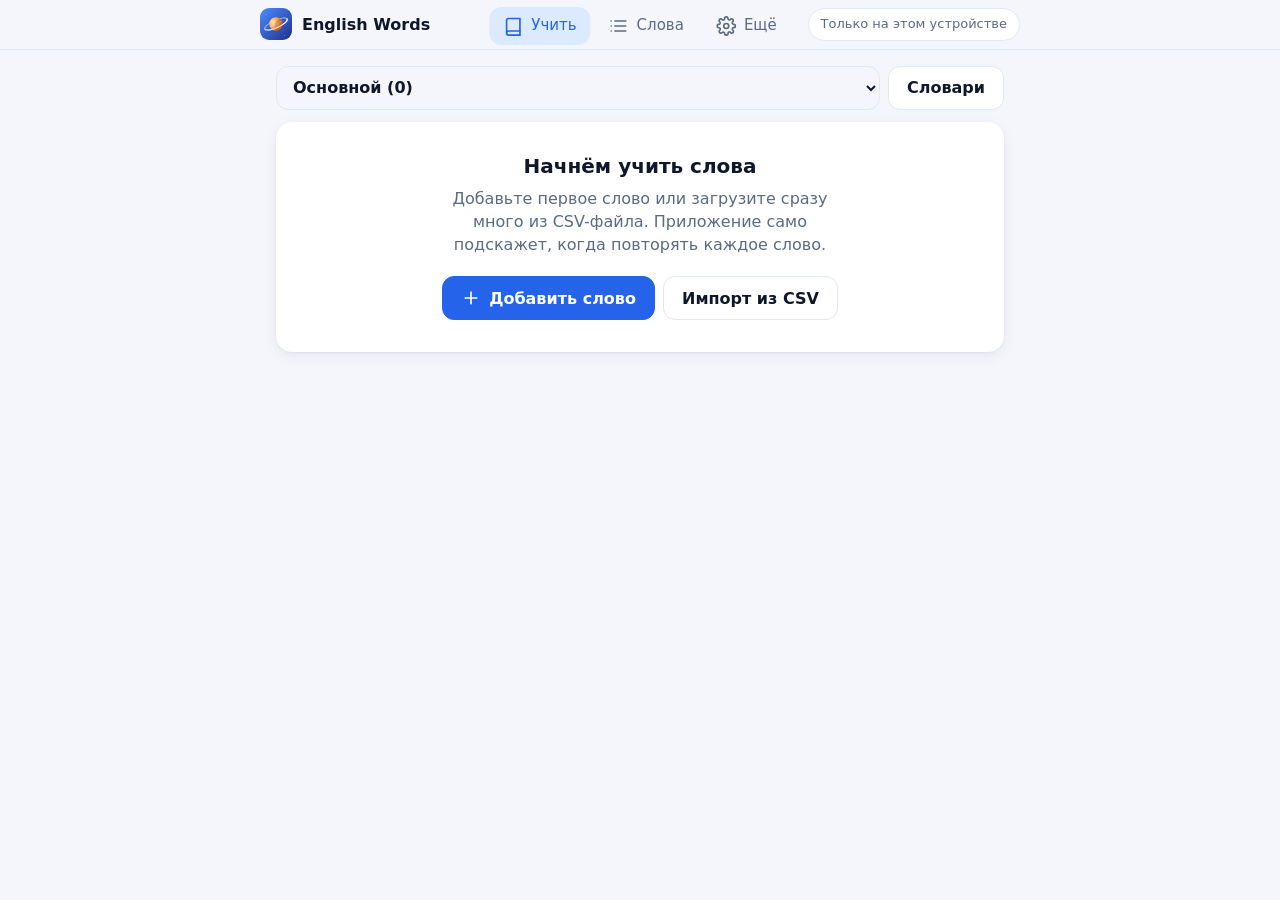
<file: index.html>
<!doctype html>
<html lang="ru">
<head>
<meta charset="utf-8">
<meta name="viewport" content="width=device-width, initial-scale=1, viewport-fit=cover">
<title>English Words</title>
<meta name="description" content="Учим английские слова по интервальному повторению. Работает без интернета, синхронизируется через ваш Google Drive.">
<meta name="theme-color" content="#2563eb">
<meta name="apple-mobile-web-app-capable" content="yes">
<meta name="mobile-web-app-capable" content="yes">
<meta name="apple-mobile-web-app-title" content="English Words">
<link rel="manifest" href="manifest.webmanifest?v=13">
<link rel="icon" href="icons/icon.svg" type="image/svg+xml">
<link rel="apple-touch-icon" href="icons/icon-180.png">
<link rel="stylesheet" href="style.css?v=13">
</head>
<body>
<header class="top">
  <div class="brand"><img class="logo" src="icons/icon.svg" alt="" width="32" height="32"><span class="brand-name">English Words</span></div>
  <button type="button" class="chip" id="chip" data-act="chip" aria-live="polite">Только на этом устройстве</button>
</header>

<nav class="tabs" id="tabs" aria-label="Разделы">
  <button type="button" data-act="tab" data-tab="study" class="on">
    <svg viewBox="0 0 24 24" aria-hidden="true"><path d="M4 5.5A2.5 2.5 0 0 1 6.5 3H20v15H6.5A2.5 2.5 0 0 0 4 20.5z"/><path d="M4 20.5A2.5 2.5 0 0 0 6.5 23H20v-5"/></svg>
    <span>Учить</span>
  </button>
  <button type="button" data-act="tab" data-tab="words">
    <svg viewBox="0 0 24 24" aria-hidden="true"><path d="M8 6h13M8 12h13M8 18h13M3.5 6h.01M3.5 12h.01M3.5 18h.01"/></svg>
    <span>Слова</span>
  </button>
  <button type="button" data-act="tab" data-tab="settings">
    <svg viewBox="0 0 24 24" aria-hidden="true"><circle cx="12" cy="12" r="3"/><path d="M19.4 15a1.7 1.7 0 0 0 .3 1.8l.1.1a2 2 0 1 1-2.8 2.8l-.1-.1a1.7 1.7 0 0 0-1.8-.3 1.7 1.7 0 0 0-1 1.5V21a2 2 0 1 1-4 0v-.1a1.7 1.7 0 0 0-1.1-1.5 1.7 1.7 0 0 0-1.8.3l-.1.1a2 2 0 1 1-2.8-2.8l.1-.1a1.7 1.7 0 0 0 .3-1.8 1.7 1.7 0 0 0-1.5-1H3a2 2 0 1 1 0-4h.1a1.7 1.7 0 0 0 1.5-1.1 1.7 1.7 0 0 0-.3-1.8l-.1-.1a2 2 0 1 1 2.8-2.8l.1.1a1.7 1.7 0 0 0 1.8.3H9a1.7 1.7 0 0 0 1-1.5V3a2 2 0 1 1 4 0v.1a1.7 1.7 0 0 0 1 1.5 1.7 1.7 0 0 0 1.8-.3l.1-.1a2 2 0 1 1 2.8 2.8l-.1.1a1.7 1.7 0 0 0-.3 1.8V9a1.7 1.7 0 0 0 1.5 1H21a2 2 0 1 1 0 4h-.1a1.7 1.7 0 0 0-1.5 1z"/></svg>
    <span>Ещё</span>
  </button>
</nav>

<main id="view" tabindex="-1"></main>

<div id="study-root"></div>
<div id="modal-root"></div>
<div id="viewer-root"></div>
<div id="toast" role="status" aria-live="polite"></div>

<noscript><p style="padding:24px">Для работы приложения нужен JavaScript.</p></noscript>

<script src="core.js?v=13"></script>
<script src="srs.js?v=13"></script>
<script src="csv.js?v=13"></script>
<script src="tts.js?v=13"></script>
<script src="drive.js?v=13"></script>
<script src="app.js?v=13"></script>
</body>
</html>
</file>
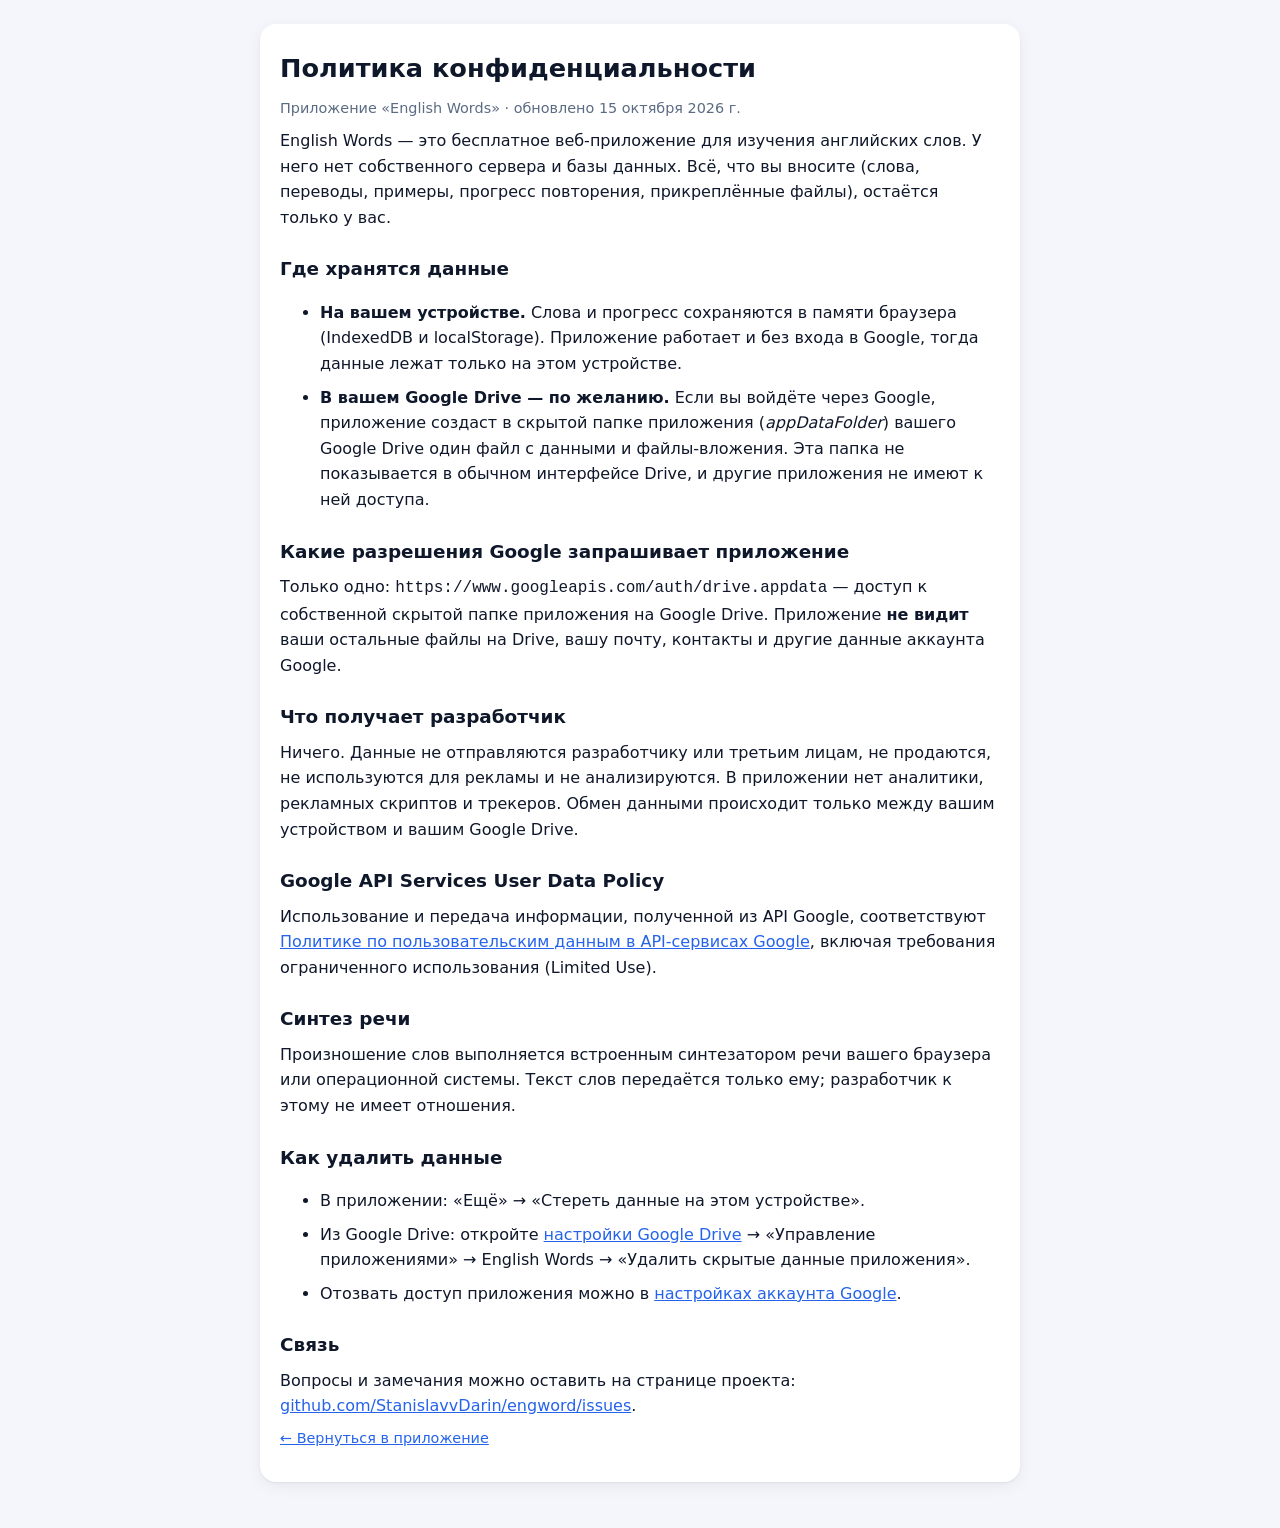
<file: privacy.html>
<!doctype html>
<html lang="ru">
<head>
<meta charset="utf-8">
<meta name="viewport" content="width=device-width, initial-scale=1">
<title>Политика конфиденциальности — English Words</title>
<meta name="robots" content="index,follow">
<style>
  :root { --bg:#f4f6fb; --card:#fff; --text:#0f172a; --muted:#5b6b82; --acc:#2563eb; }
  @media (prefers-color-scheme: dark) { :root { --bg:#0b1220; --card:#131c2e; --text:#e8edf6; --muted:#9aa8bf; --acc:#60a5fa; } }
  body { margin:0; background:var(--bg); color:var(--text); font:16px/1.6 system-ui,-apple-system,"Segoe UI",Roboto,Arial,sans-serif; }
  main { max-width:760px; margin:0 auto; padding:24px 16px 48px; }
  article { background:var(--card); border-radius:16px; padding:24px 20px; box-shadow:0 1px 2px rgba(15,23,42,.06),0 4px 16px rgba(15,23,42,.06); }
  h1 { font-size:1.6rem; margin:0 0 4px; } h2 { font-size:1.15rem; margin:24px 0 8px; }
  p, li { margin:8px 0; } .muted { color:var(--muted); font-size:.9rem; } a { color:var(--acc); }
</style>
</head>
<body>
<main>
<article>
  <h1>Политика конфиденциальности</h1>
  <p class="muted">Приложение «English Words» · обновлено 15 октября 2026 г.</p>

  <p>English Words — это бесплатное веб-приложение для изучения английских слов. У него нет собственного сервера и базы данных. Всё, что вы вносите (слова, переводы, примеры, прогресс повторения, прикреплённые файлы), остаётся только у вас.</p>

  <h2>Где хранятся данные</h2>
  <ul>
    <li><b>На вашем устройстве.</b> Слова и прогресс сохраняются в памяти браузера (IndexedDB и localStorage). Приложение работает и без входа в Google, тогда данные лежат только на этом устройстве.</li>
    <li><b>В вашем Google Drive — по желанию.</b> Если вы войдёте через Google, приложение создаст в скрытой папке приложения (<i>appDataFolder</i>) вашего Google Drive один файл с данными и файлы-вложения. Эта папка не показывается в обычном интерфейсе Drive, и другие приложения не имеют к ней доступа.</li>
  </ul>

  <h2>Какие разрешения Google запрашивает приложение</h2>
  <p>Только одно: <code>https://www.googleapis.com/auth/drive.appdata</code> — доступ к собственной скрытой папке приложения на Google Drive. Приложение <b>не видит</b> ваши остальные файлы на Drive, вашу почту, контакты и другие данные аккаунта Google.</p>

  <h2>Что получает разработчик</h2>
  <p>Ничего. Данные не отправляются разработчику или третьим лицам, не продаются, не используются для рекламы и не анализируются. В приложении нет аналитики, рекламных скриптов и трекеров. Обмен данными происходит только между вашим устройством и вашим Google Drive.</p>

  <h2>Google API Services User Data Policy</h2>
  <p>Использование и передача информации, полученной из API Google, соответствуют <a href="https://developers.google.com/terms/api-services-user-data-policy">Политике по пользовательским данным в API-сервисах Google</a>, включая требования ограниченного использования (Limited Use).</p>

  <h2>Синтез речи</h2>
  <p>Произношение слов выполняется встроенным синтезатором речи вашего браузера или операционной системы. Текст слов передаётся только ему; разработчик к этому не имеет отношения.</p>

  <h2>Как удалить данные</h2>
  <ul>
    <li>В приложении: «Ещё» → «Стереть данные на этом устройстве».</li>
    <li>Из Google Drive: откройте <a href="https://drive.google.com/drive/u/0/settings">настройки Google Drive</a> → «Управление приложениями» → English Words → «Удалить скрытые данные приложения».</li>
    <li>Отозвать доступ приложения можно в <a href="https://myaccount.google.com/permissions">настройках аккаунта Google</a>.</li>
  </ul>

  <h2>Связь</h2>
  <p>Вопросы и замечания можно оставить на странице проекта: <a href="https://github.com/StanislavvDarin/engword/issues">github.com/StanislavvDarin/engword/issues</a>.</p>
  <p class="muted"><a href="./">← Вернуться в приложение</a></p>
</article>
</main>
</body>
</html>
</file>
<file: style.css>
:root {
  --bg: #f4f6fb; --card: #ffffff; --text: #0f172a; --muted: #5b6b82; --line: #e2e8f0;
  --acc: #2563eb; --acc-text: #ffffff; --acc-soft: #dbeafe; --ok: #15803d; --ok-soft: #dcfce7;
  --warn: #b45309; --warn-soft: #fef3c7; --bad: #b91c1c; --bad-soft: #fee2e2;
  --radius: 16px; --shadow: 0 1px 2px rgba(15, 23, 42, .06), 0 4px 16px rgba(15, 23, 42, .06);
  --nav-h: 64px;
}
@media (prefers-color-scheme: dark) {
  :root {
    --bg: #0b1220; --card: #131c2e; --text: #e8edf6; --muted: #9aa8bf; --line: #25314a;
    --acc: #3b82f6; --acc-soft: #1b2b52; --ok: #4ade80; --ok-soft: #12301f;
    --warn: #fbbf24; --warn-soft: #38290c; --bad: #f87171; --bad-soft: #3a1717;
    --shadow: 0 1px 2px rgba(0, 0, 0, .4), 0 4px 16px rgba(0, 0, 0, .35);
  }
}
* { box-sizing: border-box; -webkit-tap-highlight-color: transparent; }
html { -webkit-text-size-adjust: 100%; }
body {
  margin: 0; background: var(--bg); color: var(--text);
  font: 16px/1.45 system-ui, -apple-system, "Segoe UI", Roboto, "Helvetica Neue", Arial, sans-serif;
  padding-bottom: calc(var(--nav-h) + env(safe-area-inset-bottom));
}
body.noscroll { overflow: hidden; }
button, input, select, textarea { font: inherit; color: inherit; }
[hidden] { display: none !important; }
h1, h2, h3 { margin: 0; line-height: 1.25; }
h2 { font-size: 1.25rem; }
.muted { color: var(--muted); }
.small { font-size: .875rem; }

/* шапка и вкладки */
.top {
  position: sticky; top: 0; z-index: 20; display: flex; align-items: center; justify-content: space-between; gap: 12px;
  padding: calc(8px + env(safe-area-inset-top)) 16px 8px; background: color-mix(in srgb, var(--bg) 88%, transparent);
  backdrop-filter: blur(10px); -webkit-backdrop-filter: blur(10px); border-bottom: 1px solid var(--line);
}
.brand { display: flex; align-items: center; gap: 10px; font-weight: 700; min-width: 0; }
.logo { width: 32px; height: 32px; border-radius: 9px; flex: none; display: block; }
.chip {
  border: 1px solid var(--line); background: var(--card); border-radius: 999px; padding: 6px 12px; font-size: .8125rem; color: var(--muted);
  cursor: pointer; max-width: 55vw; white-space: nowrap; overflow: hidden; text-overflow: ellipsis;
}
.chip.ok { color: var(--ok); border-color: color-mix(in srgb, var(--ok) 40%, var(--line)); }
.chip.sync { color: var(--acc); }
.chip.authneeded, .chip.offline { color: var(--warn); border-color: color-mix(in srgb, var(--warn) 45%, var(--line)); }
.chip.error { color: var(--bad); border-color: color-mix(in srgb, var(--bad) 45%, var(--line)); }
.tabs {
  position: fixed; left: 0; right: 0; bottom: 0; z-index: 25; display: flex; justify-content: space-around;
  padding: 6px 8px calc(6px + env(safe-area-inset-bottom)); background: var(--card); border-top: 1px solid var(--line);
}
.tabs button {
  flex: 1; max-width: 160px; display: flex; flex-direction: column; align-items: center; gap: 2px; border: 0; background: none;
  padding: 6px 4px; border-radius: 12px; color: var(--muted); font-size: .75rem; cursor: pointer; min-height: 48px;
}
.tabs svg { width: 24px; height: 24px; fill: none; stroke: currentColor; stroke-width: 2; stroke-linecap: round; stroke-linejoin: round; }
.tabs button.on { color: var(--acc); background: var(--acc-soft); }
@media (min-width: 820px) {
  body { padding-bottom: 32px; }
  .tabs { position: fixed; top: calc(env(safe-area-inset-top) + 7px); bottom: auto; left: 50%; right: auto; transform: translateX(-50%); z-index: 30; width: auto; border: 0; background: none; padding: 0; gap: 4px; }
  .tabs button { flex-direction: row; gap: 8px; font-size: .9375rem; padding: 8px 14px; min-height: 0; max-width: none; }
  .tabs svg { width: 20px; height: 20px; }
  .top { padding-left: max(16px, calc((100vw - 760px) / 2)); padding-right: max(16px, calc((100vw - 760px) / 2)); }
}

main { max-width: 760px; margin: 0 auto; padding: 16px; outline: none; }
.card { background: var(--card); border-radius: var(--radius); box-shadow: var(--shadow); padding: 16px; margin-bottom: 16px; }
.card h3 { font-size: 1.0625rem; margin-bottom: 8px; }

/* кнопки и поля */
.btn {
  display: inline-flex; align-items: center; justify-content: center; gap: 8px; min-height: 44px; padding: 0 18px; border-radius: 12px;
  border: 1px solid var(--line); background: var(--card); cursor: pointer; font-weight: 600; text-decoration: none; color: var(--text);
}
.btn:hover { border-color: var(--acc); }
.btn.primary { background: var(--acc); color: var(--acc-text); border-color: var(--acc); }
.btn.primary:disabled { opacity: .5; cursor: default; }
.btn.danger { color: var(--bad); }
.btn.ghost { background: none; }
.btn.big { min-height: 56px; font-size: 1.125rem; width: 100%; }
.btn svg, .icon-btn svg { width: 20px; height: 20px; fill: none; stroke: currentColor; stroke-width: 2; stroke-linecap: round; stroke-linejoin: round; }
.icon-btn {
  display: inline-grid; place-items: center; width: 44px; height: 44px; border-radius: 12px; border: 1px solid var(--line);
  background: var(--card); cursor: pointer; flex: none; color: var(--acc);
}
.icon-btn.plain { border: 0; background: none; }
.icon-btn:hover { border-color: var(--acc); }
.row { display: flex; gap: 8px; align-items: center; }
.row.wrap { flex-wrap: wrap; }
.grow { flex: 1; min-width: 0; }
input[type=text], input[type=search], input[type=number], select, textarea {
  width: 100%; min-height: 44px; padding: 8px 12px; border-radius: 12px; border: 1px solid var(--line); background: var(--bg); outline: none;
}
textarea { min-height: 120px; resize: vertical; }
input:focus, select:focus, textarea:focus { border-color: var(--acc); box-shadow: 0 0 0 3px var(--acc-soft); }
label { display: block; font-size: .875rem; color: var(--muted); margin-bottom: 12px; }
label > input, label > select, label > .row { margin-top: 4px; }
label.check { display: flex; gap: 10px; align-items: center; color: var(--text); font-size: 1rem; margin-bottom: 10px; min-height: 36px; }
input[type=checkbox] { width: 20px; height: 20px; accent-color: var(--acc); }
input[type=range] { width: 100%; accent-color: var(--acc); }

/* главная: учить */
.stat-grid { display: grid; grid-template-columns: repeat(2, 1fr); gap: 10px; margin-bottom: 16px; }
.stat { background: var(--bg); border-radius: 14px; padding: 12px; }
.stat b { display: block; font-size: 1.75rem; line-height: 1.1; }
.stat span { color: var(--muted); font-size: .8125rem; }
.stat.accent { background: var(--acc-soft); }
.stat.accent b { color: var(--acc); }
.bars { display: flex; align-items: flex-end; gap: 6px; height: 64px; margin-top: 8px; }
.bars div { flex: 1; display: flex; flex-direction: column; align-items: center; justify-content: flex-end; gap: 4px; height: 100%; font-size: .6875rem; color: var(--muted); }
.bars i { display: block; width: 100%; max-width: 28px; background: var(--acc); border-radius: 6px 6px 2px 2px; min-height: 3px; opacity: .85; }
.bars div.empty i { background: var(--line); }
.empty-state { text-align: center; padding: 32px 16px; }
.empty-state p { color: var(--muted); max-width: 420px; margin: 8px auto 20px; }

/* список слов */
.toolbar { display: flex; gap: 8px; flex-wrap: wrap; margin-bottom: 12px; }
.toolbar .grow { min-width: 160px; }
.wlist { display: grid; gap: 8px; }
.wi { display: flex; align-items: center; gap: 8px; background: var(--card); border-radius: 14px; padding: 8px 8px 8px 14px; box-shadow: var(--shadow); cursor: pointer; }
.wi:hover { outline: 1px solid var(--acc); }
.wi-main { flex: 1; min-width: 0; }
.wi-en { font-weight: 700; overflow-wrap: anywhere; }
.wi-tr { color: var(--muted); font-weight: 400; margin-left: 6px; font-size: .9rem; }
.wi-ru { color: var(--muted); overflow-wrap: anywhere; }
.badge { display: inline-block; font-size: .6875rem; padding: 2px 8px; border-radius: 999px; background: var(--bg); color: var(--muted); margin-left: 6px; vertical-align: 2px; white-space: nowrap; font-weight: 600; }
.badge.new { background: var(--acc-soft); color: var(--acc); }
.badge.due { background: var(--warn-soft); color: var(--warn); }
.badge.review { background: var(--ok-soft); color: var(--ok); }
.more { text-align: center; margin-top: 12px; }

/* окна */
.overlay { position: fixed; inset: 0; z-index: 60; background: rgba(2, 6, 23, .55); display: flex; align-items: flex-end; justify-content: center; }
.sheet {
  background: var(--card); width: 100%; max-width: 560px; max-height: 94vh; max-height: 94dvh; overflow: auto; border-radius: 20px 20px 0 0;
  padding: 18px 16px calc(18px + env(safe-area-inset-bottom)); overscroll-behavior: contain;
}
.sheet.wide { max-width: 720px; }
#viewer-root .overlay { z-index: 70; }
.sheet h2 { margin-bottom: 14px; }
@media (min-width: 820px) {
  .overlay { align-items: center; }
  .sheet { border-radius: 20px; padding-bottom: 18px; max-height: 90vh; }
}
.sect { margin: 4px 0 16px; }
.sect-h { font-weight: 700; margin-bottom: 8px; }
.ex-row { display: grid; grid-template-columns: 1fr auto; gap: 6px 8px; margin-bottom: 10px; padding: 10px; background: var(--bg); border-radius: 14px; }
.ex-row input { background: var(--card); }
.ex-btns { grid-row: 1 / span 2; grid-column: 2; display: flex; flex-direction: column; gap: 6px; justify-content: center; }
.ex-btns .icon-btn { width: 40px; height: 40px; }
.file-chip { display: flex; align-items: center; gap: 8px; padding: 6px 6px 6px 12px; background: var(--bg); border-radius: 12px; margin-bottom: 6px; }
.file-chip .nm { flex: 1; min-width: 0; overflow: hidden; text-overflow: ellipsis; white-space: nowrap; }
.file-chip button.nm { border: 0; background: none; text-align: left; cursor: pointer; color: var(--acc); padding: 8px 0; }
.actions { display: flex; gap: 8px; flex-wrap: wrap; justify-content: flex-end; margin-top: 8px; }
.actions .left { margin-right: auto; }
.note { background: var(--warn-soft); color: var(--warn); border-radius: 12px; padding: 10px 12px; font-size: .875rem; margin-bottom: 12px; }
.note.info { background: var(--acc-soft); color: var(--acc); }
.note.err { background: var(--bad-soft); color: var(--bad); }
.progress { height: 8px; background: var(--bg); border-radius: 999px; overflow: hidden; margin: 8px 0; }
.progress i { display: block; height: 100%; width: 0; background: var(--acc); transition: width .2s; }
table.prev { width: 100%; border-collapse: collapse; font-size: .875rem; margin: 8px 0 12px; }
table.prev th, table.prev td { text-align: left; padding: 6px 8px; border-bottom: 1px solid var(--line); overflow-wrap: anywhere; }
table.prev th { color: var(--muted); font-weight: 600; }
.viewer { text-align: center; }
.viewer img, .viewer video { max-width: 100%; max-height: 60vh; border-radius: 12px; }
.viewer audio { width: 100%; }
.viewer iframe { width: 100%; height: 60vh; border: 0; border-radius: 12px; background: #fff; }

/* занятие */
.study { position: fixed; inset: 0; z-index: 40; background: var(--bg); display: flex; flex-direction: column; padding-top: env(safe-area-inset-top); }
.st-top { display: flex; align-items: center; gap: 8px; padding: 8px 12px; }
.st-prog { flex: 1; text-align: center; color: var(--muted); font-size: .9rem; }
.st-prog b { color: var(--text); }
.st-body { flex: 1; overflow: auto; display: flex; padding: 8px 16px; }
.st-card { margin: auto; width: 100%; max-width: 640px; background: var(--card); border-radius: 24px; box-shadow: var(--shadow); padding: 24px 20px; text-align: center; }
.st-kind { color: var(--muted); font-size: .8125rem; text-transform: uppercase; letter-spacing: .06em; margin-bottom: 12px; }
.st-kind .badge { text-transform: none; letter-spacing: 0; }
.st-word { font-size: clamp(1.75rem, 7vw, 2.75rem); font-weight: 800; overflow-wrap: anywhere; line-height: 1.15; }
.st-line { display: flex; justify-content: center; align-items: center; gap: 8px; }
.st-tr { color: var(--muted); font-size: 1.25rem; margin-top: 6px; }
.st-sep { height: 1px; background: var(--line); margin: 18px 0; }
.st-ans { font-size: clamp(1.5rem, 6vw, 2.25rem); font-weight: 700; overflow-wrap: anywhere; }
.st-ex { text-align: left; margin-top: 16px; display: grid; gap: 10px; }
.st-ex div { background: var(--bg); border-radius: 12px; padding: 10px 12px; }
.st-ex .en { display: flex; gap: 8px; align-items: flex-start; justify-content: space-between; font-weight: 600; }
.st-ex .ru { color: var(--muted); }
.st-files { margin-top: 12px; display: flex; gap: 8px; flex-wrap: wrap; justify-content: center; }
.st-actions { padding: 12px 16px calc(16px + env(safe-area-inset-bottom)); max-width: 640px; width: 100%; margin: 0 auto; }
.grades { display: grid; grid-template-columns: repeat(4, 1fr); gap: 8px; }
.grade { display: flex; flex-direction: column; align-items: center; gap: 2px; border: 0; border-radius: 14px; padding: 12px 4px; min-height: 64px; cursor: pointer; font-weight: 700; color: #fff; }
.grade small { font-weight: 500; opacity: .9; font-size: .75rem; }
.grade.g0 { background: #dc2626; } .grade.g1 { background: #d97706; } .grade.g2 { background: #16a34a; } .grade.g3 { background: #2563eb; }
.done { text-align: center; margin: auto; padding: 24px; max-width: 420px; }
.done h2 { font-size: 1.5rem; margin-bottom: 8px; }

#toast {
  position: fixed; left: 50%; bottom: calc(var(--nav-h) + 16px + env(safe-area-inset-bottom)); transform: translateX(-50%) translateY(20px);
  background: #0f172a; color: #fff; padding: 10px 16px; border-radius: 12px; z-index: 90; opacity: 0; pointer-events: none;
  transition: opacity .2s, transform .2s; max-width: calc(100vw - 32px); text-align: center; font-size: .9375rem;
}
#toast.show { opacity: 1; transform: translateX(-50%); }
@media (min-width: 820px) { #toast { bottom: 24px; } }
@media (prefers-reduced-motion: reduce) { * { transition: none !important; } }

/* ---------- словари ---------- */
.dictbar { display: flex; gap: 8px; margin-bottom: 12px; }
.dictbar select { flex: 1; min-width: 0; font-weight: 600; }
.wi-dict { color: var(--muted); font-size: .8125rem; }
.dlist { display: flex; flex-direction: column; gap: 8px; }
.di { display: flex; flex-wrap: wrap; align-items: center; gap: 8px; background: var(--bg); border-radius: 12px; padding: 10px 12px; }
.di-main { flex: 1; min-width: 140px; }
.di-name { font-weight: 700; overflow-wrap: anywhere; }
.di-btns { display: flex; flex-wrap: wrap; gap: 6px; }
.di-btns .btn { padding: 6px 10px; min-height: 36px; font-size: .875rem; }
.di form, form.di { }
.dg { background: var(--bg); border-radius: 10px; padding: 8px 12px; margin-bottom: 6px; overflow-wrap: anywhere; }
details.dups { margin-bottom: 12px; }

@media (max-width: 440px) {
  .brand-name { white-space: nowrap; font-size: .95rem; }
  .chip { font-size: .75rem; padding: 6px 10px; min-width: 0; overflow: hidden; text-overflow: ellipsis; white-space: nowrap; }
}

/* ---------- уровни ---------- */
.grades.two { grid-template-columns: 1fr 1fr; }
.grades.two .grade { min-height: 72px; font-size: 1.05rem; }
.badge.lvl { background: var(--bg); color: var(--muted); }
.lv-row { display: flex; align-items: center; justify-content: space-between; gap: 12px; flex-wrap: wrap; }
.lv-in { display: flex; align-items: center; gap: 10px; }
.lv-in input { width: 84px; }

.prog { margin-top: 6px; }
.pbar { position: relative; height: 8px; border-radius: 999px; background: var(--bg); box-shadow: inset 0 0 0 1px var(--line, #d5dbe7); overflow: hidden; margin-bottom: 4px; }
.pbar i { position: absolute; left: 0; top: 0; bottom: 0; border-radius: 999px; }
.pbar .p1 { background: var(--acc-soft); box-shadow: inset 0 0 0 1px var(--acc); }
.pbar .p2 { background: var(--ok); }

.study-btns { display: grid; gap: 10px; }
.study-btns .btn.big { display: flex; flex-direction: column; align-items: center; gap: 2px; line-height: 1.2; }
.study-btns .btn.big small { font-size: .75rem; font-weight: 500; opacity: .85; }
.study-btns .btn.big.alt { background: var(--ok); border-color: var(--ok); }
.study-btns .btn.big:disabled { background: var(--bg); color: var(--muted); border-color: var(--line, #d5dbe7); opacity: 1; }

.study-btns .btn.big:not(.primary) { background: var(--card, #fff); color: var(--text); border: 1px solid var(--line, #d5dbe7); }
</file>
